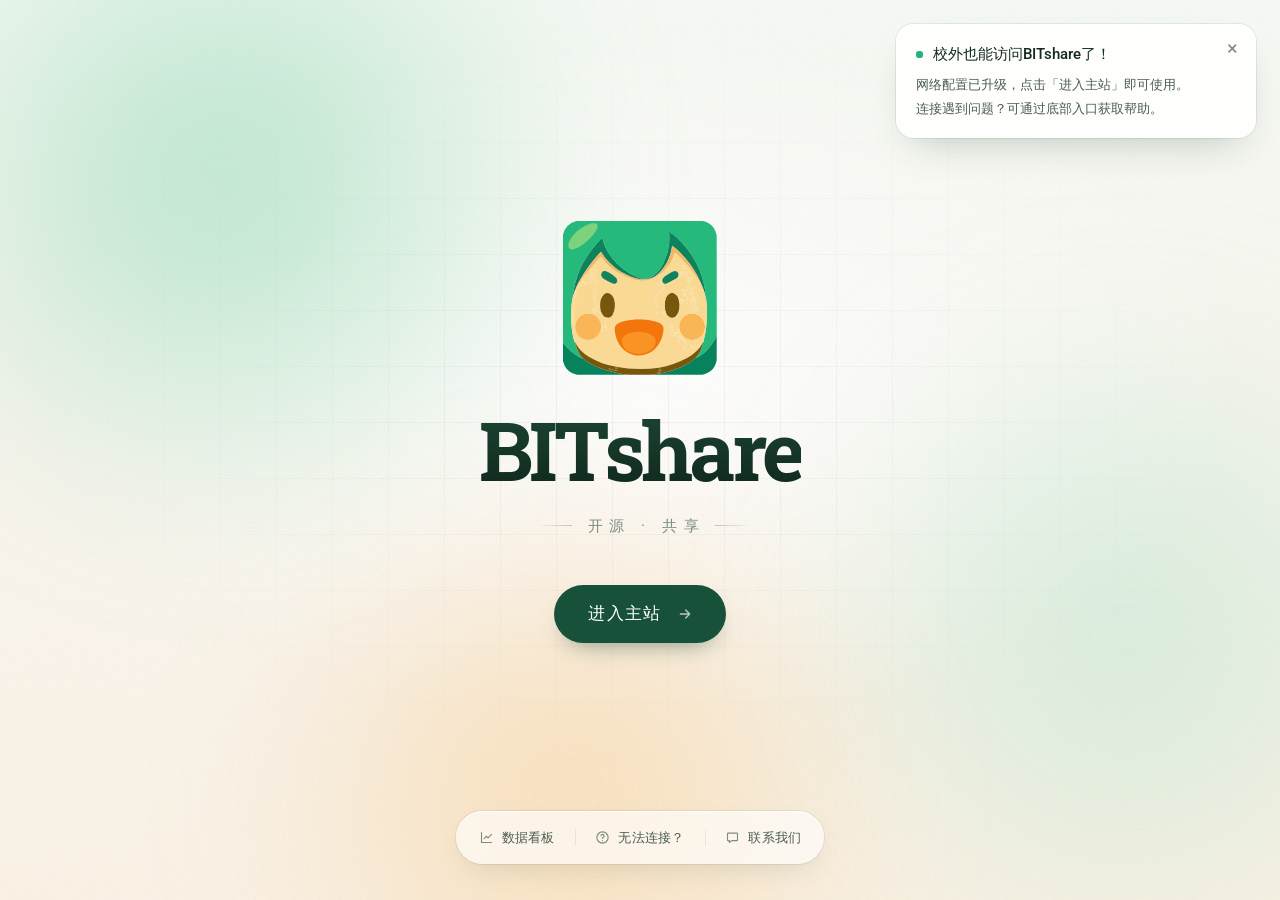
<file: index.html>
<!DOCTYPE html>
<html lang="zh-CN">

<head>
    <meta charset="UTF-8">
    <meta name="viewport" content="width=device-width, initial-scale=1.0">
    <meta name="color-scheme" content="light">
    <title>BITshare 导航</title>
    <link rel="icon" type="image/svg+xml" href="logo_best.svg">
    <link rel="stylesheet" href="style.css">
    <link rel="preconnect" href="https://fonts.googleapis.com">
    <link rel="preconnect" href="https://fonts.gstatic.com" crossorigin>
    <link
        href="https://fonts.googleapis.com/css2?family=Roboto+Slab:wght@100..900&family=Roboto:wght@300;400;500;700&display=swap"
        rel="stylesheet">
</head>

<body>
    <div class="backdrop" aria-hidden="true">
        <span class="aurora aurora-green"></span>
        <span class="aurora aurora-mint"></span>
        <span class="aurora aurora-orange"></span>
        <span class="backdrop-grid"></span>
        <span class="backdrop-grain"></span>
    </div>

    <div class="container">
        <header class="header">
            <img src="logo_best.svg" alt="BITshare Logo" class="logo">
            <h1 class="site-title">BITshare</h1>
            <p class="site-subtitle">开源 · 共享</p>
        </header>

        <main class="landing-content">
            <a href="https://portal.site-2.teclab.org.cn/?id=site2-bitshare-app" class="main-site-button" target="_blank" rel="noopener noreferrer">
                <span class="main-site-button-label">进入主站</span>
                <span class="main-site-button-arrow" aria-hidden="true">
                    <svg width="16" height="16" viewBox="0 0 24 24" fill="none">
                        <path d="M5 12h14m-6-6 6 6-6 6" stroke="currentColor" stroke-width="2" stroke-linecap="round" stroke-linejoin="round" />
                    </svg>
                </span>
            </a>

        </main>

        <footer class="footer">
            <div class="footer-links" aria-label="页脚快捷入口">
                <button type="button" class="footer-link-btn footer-link-btn-primary" data-popup="dashboard"><svg width="15" height="15" viewBox="0 0 24 24" fill="none" stroke="currentColor" stroke-width="1.8" stroke-linecap="round" stroke-linejoin="round" aria-hidden="true"><path d="M4 4v16h16" /><path d="m8 14 3.5-4 3 2.5L20 7" /></svg>数据看板</button>
                <span class="footer-divider" aria-hidden="true"></span>
                <button type="button" class="footer-link-btn" data-popup="connection"><svg width="15" height="15" viewBox="0 0 24 24" fill="none" stroke="currentColor" stroke-width="1.8" stroke-linecap="round" stroke-linejoin="round" aria-hidden="true"><circle cx="12" cy="12" r="9" /><path d="M9.6 9.3a2.5 2.5 0 1 1 3.4 2.6c-.6.3-1 .8-1 1.4v.4" /><path d="M12 17h.01" /></svg>无法连接？</button>
                <span class="footer-divider" aria-hidden="true"></span>
                <button type="button" class="footer-link-btn" data-popup="contact"><svg width="15" height="15" viewBox="0 0 24 24" fill="none" stroke="currentColor" stroke-width="1.8" stroke-linecap="round" stroke-linejoin="round" aria-hidden="true"><path d="M5 5h14a1 1 0 0 1 1 1v10a1 1 0 0 1-1 1h-8l-4 3v-3H5a1 1 0 0 1-1-1V6a1 1 0 0 1 1-1z" /></svg>联系我们</button>
            </div>
        </footer>
    </div>

    <div id="info-modal" class="info-modal" aria-hidden="true">
        <div class="info-modal-backdrop" data-close-modal></div>
        <div class="info-modal-dialog" role="dialog" aria-modal="true" aria-labelledby="info-modal-title">
            <button type="button" class="info-modal-close" aria-label="关闭弹窗" data-close-modal>&times;</button>
            <div class="info-modal-title-row">
                <h2 id="info-modal-title" class="info-modal-title"></h2>
                <span id="modalUpdatedAt" class="dashboard-modal-updated"></span>
            </div>
            <div id="info-modal-body" class="info-modal-body"></div>
        </div>
    </div>

    <div id="contact-modal" class="info-modal contact-modal" aria-hidden="true">
        <div class="info-modal-backdrop" data-close-contact-modal></div>
        <div class="info-modal-dialog" role="dialog" aria-modal="true" aria-labelledby="contact-modal-title">
            <button type="button" class="info-modal-close" aria-label="关闭弹窗" data-close-contact-modal>&times;</button>
            <div class="info-modal-title-row">
                <h2 id="contact-modal-title" class="info-modal-title">联系我们</h2>
            </div>
            <div class="info-modal-body">
                <p class="info-modal-text">QQ：1215721590<br>QQ群：991547824（邀请码：BITshare）</p>
                <p class="info-modal-text">GitHub 项目组：<a class="info-link-text" href="https://github.com/BITshare-dev" target="_blank" rel="noopener noreferrer">BITshare 项目组</a></p>
                <div class="contact-links-section">
                    <a class="info-link-text" href="https://xhslink.cn/o/4wNxF7nxbKK" target="_blank" rel="noopener noreferrer">BITshare背后的故事</a>
                    <span class="contact-links-divider" aria-hidden="true"></span>
                    <h3>友情链接</h3>
                    <a class="info-link-text" href="https://bit101.cn/" target="_blank" rel="noopener noreferrer">BIT101</a>
                    <a class="info-link-text" href="https://mp.weixin.qq.com/s/HEOoGqcmhksJ9CCAfYfT_A" target="_blank" rel="noopener noreferrer">哔特儿</a>
                </div>
            </div>
        </div>
    </div>

    
    <div id="notification-popup" class="notification-popup">
        <div class="popup-content">
            <button type="button" class="close-btn" onclick="closePopup()" aria-label="关闭公告">&times;</button>
            <p class="popup-heading"><span class="notice-dot" aria-hidden="true"></span>校外也能访问BITshare了！</p>
            <p>网络配置已升级，点击「进入主站」即可使用。<br>连接遇到问题？可通过底部入口获取帮助。</p>
        </div>
    </div>

    <script>
        function closePopup() {
            const popup = document.getElementById("notification-popup");
            if (popup) {
                popup.style.opacity = '0';
                setTimeout(() => {
                    popup.style.display = "none";
                }, 300);
            }
        }
    </script>

    <script src="dashboard-data.js"></script>

    <script>
        const infoModal = document.getElementById('info-modal');
        const infoModalTitle = document.getElementById('info-modal-title');
        const infoModalBody = document.getElementById('info-modal-body');
        const contactModal = document.getElementById('contact-modal');

        const modalDashboardState = {
            windowStart: null,
            windowDays: 29,
            items: [],
            points: [],
            plot: null,
            hoverBound: false,
            activeIndex: null,
            renderSize: null
        };

        const popupContent = {
            dashboard: {
                title: '数据看板',
                body: `
                    <div class="dashboard-modal-content">
                        <div class="dashboard-modal-summary" aria-label="核心指标">
                            <article class="dashboard-modal-metric dashboard-modal-metric-visits">
                                <span>总浏览量</span>
                                <strong id="modalTotalVisits">0</strong>
                                <small id="modalVisitsDelta"></small>
                            </article>
                            <article class="dashboard-modal-metric dashboard-modal-metric-downloads">
                                <span>总下载量</span>
                                <strong id="modalTotalDownloads">0</strong>
                                <small id="modalDownloadsDelta"></small>
                            </article>
                            <article class="dashboard-modal-metric dashboard-modal-metric-running">
                                <span>已运行</span>
                                <strong><span id="modalRunningDays">0</span><em> 天</em></strong>
                                <small>开源 · 共享</small>
                            </article>
                        </div>
                        <section class="dashboard-modal-panel">
                            <div class="dashboard-modal-panel-heading">
                                <div>
                                    <h3>每日趋势</h3>
                                    <p>最近 29 天数据</p>
                                </div>
                                <div class="dashboard-modal-legend" aria-label="图表图例">
                                    <span><i class="legend-dot visits-dot"></i>浏览量</span>
                                    <span><i class="legend-dot downloads-dot"></i>下载量</span>
                                </div>
                            </div>
                            <div class="dashboard-modal-chart-wrap">
                                <canvas id="modalTrendChart" width="900" height="300" aria-label="每日趋势图"></canvas>
                                <div class="chart-tooltip" id="modalChartTooltip" aria-hidden="true">
                                    <div class="tooltip-date" id="modalTooltipDate"></div>
                                    <div class="tooltip-row">
                                        <span><i class="legend-dot visits-dot"></i>浏览量</span>
                                        <strong id="modalTooltipVisits"></strong>
                                    </div>
                                    <div class="tooltip-row">
                                        <span><i class="legend-dot downloads-dot"></i>下载量</span>
                                        <strong id="modalTooltipDownloads"></strong>
                                    </div>
                                </div>
                            </div>
                            <div class="window-control dashboard-window-control" aria-label="趋势窗口控制">
                                <button type="button" id="modalPrevWindow" aria-label="查看更早数据">
                                    <svg viewBox="0 0 24 24" width="18" height="18" aria-hidden="true">
                                        <path fill="currentColor" d="M15.41 7.41 14 6l-6 6 6 6 1.41-1.41L10.83 12z" />
                                    </svg>
                                </button>
                                <input type="range" id="modalWindowSlider" min="0" step="1" value="0" aria-label="滑动选择 29 天趋势窗口">
                                <button type="button" id="modalNextWindow" aria-label="查看更新数据">
                                    <svg viewBox="0 0 24 24" width="18" height="18" aria-hidden="true">
                                        <path fill="currentColor" d="M8.59 16.59 13.17 12 8.59 7.41 10 6l6 6-6 6z" />
                                    </svg>
                                </button>
                            </div>
                        </section>
                    </div>
                `
            },
            connection: {
                title: '无法连接？',
                body: `
                    <p class="info-modal-text">如果无法进入主站，请<a href="#" class="info-modal-inline-action" data-open-contact>联系我们</a>。</p>
                    <p class="info-modal-text">如需下载资料，请使用<a class="info-modal-inline-action" href="https://disk.pku.edu.cn/link/AA4F18CD45AE524C948D3E34CB9B7767E9" target="_blank" rel="noopener noreferrer">这个网站</a>。</p>
                `
            },
            contact: {
                title: '联系我们',
                body: `
                    <p class="info-modal-text">QQ：1215721590<br>QQ群：991547824（邀请码：BITshare）</p>
                    <p class="info-modal-text">GitHub 项目组：<a class="info-link-text" href="https://github.com/BITshare-dev" target="_blank" rel="noopener noreferrer">BITshare 项目组</a></p>
                    <div class="contact-links-section">
                        <a class="info-link-text" href="https://xhslink.cn/o/4wNxF7nxbKK" target="_blank" rel="noopener noreferrer">BITshare背后的故事</a>
                        <span class="contact-links-divider" aria-hidden="true"></span>
                        <h3>友情链接</h3>
                        <a class="info-link-text" href="https://bit101.cn/" target="_blank" rel="noopener noreferrer">BIT101</a>
                        <a class="info-link-text" href="https://mp.weixin.qq.com/s/HEOoGqcmhksJ9CCAfYfT_A" target="_blank" rel="noopener noreferrer">哔特儿</a>
                    </div>
                `
            }
        };

        function formatModalNumber(value) {
            return new Intl.NumberFormat('zh-CN').format(value);
        }

        function drawModalArea(ctx, points, baseY, colorStart, colorEnd) {
            if (!points.length) return;

            const gradient = ctx.createLinearGradient(0, points[0].y, 0, baseY);
            gradient.addColorStop(0, colorStart);
            gradient.addColorStop(1, colorEnd);
            ctx.beginPath();
            points.forEach((point, index) => {
                if (index === 0) ctx.moveTo(point.x, point.y);
                else ctx.lineTo(point.x, point.y);
            });
            ctx.lineTo(points[points.length - 1].x, baseY);
            ctx.lineTo(points[0].x, baseY);
            ctx.closePath();
            ctx.fillStyle = gradient;
            ctx.fill();
        }

        function drawModalLine(ctx, points, color) {
            if (!points.length) return;

            ctx.beginPath();
            points.forEach((point, index) => {
                if (index === 0) ctx.moveTo(point.x, point.y);
                else ctx.lineTo(point.x, point.y);
            });
            ctx.strokeStyle = color;
            ctx.lineWidth = 2.5;
            ctx.lineJoin = 'round';
            ctx.lineCap = 'round';
            ctx.stroke();
        }

        function renderModalDashboard(activeIndex = null) {
            const data = window.BITSHARE_DASHBOARD_DATA;
            const canvas = document.getElementById('modalTrendChart');
            if (!data || !canvas) return;

            const tooltip = document.getElementById('modalChartTooltip');
            if (tooltip && activeIndex === null) {
                tooltip.classList.remove('is-visible');
                tooltip.setAttribute('aria-hidden', 'true');
            }

            const formatNumber = formatModalNumber;
            const recentSum = (days, key) => data.daily.slice(-days).reduce((sum, item) => sum + item[key], 0);
            const runningDays = data.runningDays ?? data.daily.filter((item) => item.visits > 0 || item.downloads > 0).length;
            const maxStart = Math.max(0, data.daily.length - modalDashboardState.windowDays);
            if (modalDashboardState.windowStart === null) {
                modalDashboardState.windowStart = maxStart;
            }
            modalDashboardState.windowStart = Math.max(0, Math.min(modalDashboardState.windowStart, maxStart));

            document.getElementById('modalTotalVisits').textContent = formatNumber(data.totals.visits);
            document.getElementById('modalTotalDownloads').textContent = formatNumber(data.totals.downloads);
            document.getElementById('modalRunningDays').textContent = formatNumber(runningDays);
            document.getElementById('modalVisitsDelta').textContent = `近 7 天 ${formatNumber(recentSum(7, 'visits'))}`;
            document.getElementById('modalDownloadsDelta').textContent = `近 7 天 ${formatNumber(recentSum(7, 'downloads'))}`;
            document.getElementById('modalUpdatedAt').textContent = `更新于 ${data.generatedAt}`;

            const slider = document.getElementById('modalWindowSlider');
            const prevButton = document.getElementById('modalPrevWindow');
            const nextButton = document.getElementById('modalNextWindow');
            const progress = maxStart === 0 ? 100 : (modalDashboardState.windowStart / maxStart) * 100;
            slider.max = String(maxStart);
            slider.value = String(modalDashboardState.windowStart);
            slider.style.setProperty('--range-progress', `${progress}%`);
            prevButton.disabled = modalDashboardState.windowStart <= 0;
            nextButton.disabled = modalDashboardState.windowStart >= maxStart;

            const chartWrap = canvas.parentElement;
            const width = Math.max(240, chartWrap.clientWidth || 900);
            const height = Math.max(220, Math.min(300, width * 0.34));
            const devicePixelRatio = Math.min(window.devicePixelRatio || 1, 2);
            canvas.width = Math.round(width * devicePixelRatio);
            canvas.height = Math.round(height * devicePixelRatio);
            canvas.style.height = `${height}px`;
            const ctx = canvas.getContext('2d');
            ctx.setTransform(devicePixelRatio, 0, 0, devicePixelRatio, 0, 0);
            const compactChart = width < 520;
            const padding = {
                top: compactChart ? 24 : 28,
                right: compactChart ? 48 : 72,
                bottom: compactChart ? 36 : 42,
                left: compactChart ? 44 : 56
            };
            const plotWidth = width - padding.left - padding.right;
            const plotHeight = height - padding.top - padding.bottom;
            const items = data.daily.slice(modalDashboardState.windowStart, modalDashboardState.windowStart + modalDashboardState.windowDays);
            const maxVisits = Math.max(1, ...items.map((item) => item.visits));
            const maxDownloads = Math.max(1, ...items.map((item) => item.downloads));
            const pointGap = items.length > 1 ? plotWidth / (items.length - 1) : plotWidth;
            const toPoints = (key, max) => items.map((item, index) => ({
                x: padding.left + index * pointGap,
                y: padding.top + plotHeight - (item[key] / max) * plotHeight
            }));
            const visitPoints = toPoints('visits', maxVisits);
            const downloadPoints = toPoints('downloads', maxDownloads);
            modalDashboardState.activeIndex = activeIndex;
            modalDashboardState.items = items;
            modalDashboardState.points = visitPoints.map((point, index) => ({
                x: point.x,
                visitsY: point.y,
                downloadsY: downloadPoints[index].y
            }));
            modalDashboardState.plot = { padding, plotWidth, plotHeight };
            modalDashboardState.renderSize = { width, height };

            ctx.clearRect(0, 0, width, height);
            ctx.font = `${compactChart ? 10 : 12}px Roboto, sans-serif`;
            ctx.textBaseline = 'middle';

            for (let index = 0; index <= 4; index += 1) {
                const y = padding.top + (plotHeight / 4) * index;
                ctx.beginPath();
                ctx.moveTo(padding.left, y);
                ctx.lineTo(width - padding.right, y);
                ctx.strokeStyle = index === 4 ? 'rgba(20, 42, 32, 0.14)' : 'rgba(20, 42, 32, 0.06)';
                ctx.lineWidth = 1;
                ctx.stroke();
            }

            drawModalArea(ctx, downloadPoints, padding.top + plotHeight, 'rgba(243, 149, 55, 0.14)', 'rgba(243, 149, 55, 0)');
            drawModalArea(ctx, visitPoints, padding.top + plotHeight, 'rgba(39, 178, 122, 0.16)', 'rgba(39, 178, 122, 0)');
            drawModalLine(ctx, downloadPoints, '#f39537');
            drawModalLine(ctx, visitPoints, '#1f9e6a');

            if (activeIndex !== null && modalDashboardState.points[activeIndex]) {
                const active = modalDashboardState.points[activeIndex];
                ctx.beginPath();
                ctx.moveTo(active.x, padding.top);
                ctx.lineTo(active.x, padding.top + plotHeight);
                ctx.strokeStyle = 'rgba(20, 42, 32, 0.28)';
                ctx.lineWidth = 1;
                ctx.setLineDash([4, 4]);
                ctx.stroke();
                ctx.setLineDash([]);

                [
                    { y: active.downloadsY, color: '#f39537' },
                    { y: active.visitsY, color: '#1f9e6a' }
                ].forEach((dot) => {
                    ctx.beginPath();
                    ctx.arc(active.x, dot.y, 5, 0, Math.PI * 2);
                    ctx.fillStyle = '#fff';
                    ctx.fill();
                    ctx.strokeStyle = dot.color;
                    ctx.lineWidth = 2.5;
                    ctx.stroke();
                });
            }

            ctx.fillStyle = '#8a978f';
            ctx.textAlign = 'right';
            ctx.fillText(formatNumber(maxVisits), padding.left - 10, padding.top);
            ctx.fillText('浏览量', padding.left - 10, padding.top + 22);
            ctx.textAlign = 'left';
            ctx.fillText(formatNumber(maxDownloads), width - padding.right + 10, padding.top);
            ctx.fillText('下载量', width - padding.right + 10, padding.top + 22);
            ctx.textAlign = 'center';
            items.forEach((item, index) => {
                if (index === 0 || index === items.length - 1 || index % 7 === 0) {
                    ctx.fillText(item.day.slice(5), padding.left + index * pointGap, height - 18);
                }
            });

            if (!modalDashboardState.hoverBound) {
                const tooltip = document.getElementById('modalChartTooltip');

                const hideModalTooltip = () => {
                    tooltip.classList.remove('is-visible');
                    tooltip.setAttribute('aria-hidden', 'true');
                };

                canvas.addEventListener('mousemove', (event) => {
                    const rect = canvas.getBoundingClientRect();
                    const position = {
                        x: (event.clientX - rect.left) * (modalDashboardState.renderSize.width / rect.width),
                        y: (event.clientY - rect.top) * (modalDashboardState.renderSize.height / rect.height)
                    };
                    const plot = modalDashboardState.plot;
                    const outsidePlot = position.x < plot.padding.left ||
                        position.x > plot.padding.left + plot.plotWidth ||
                        position.y < plot.padding.top ||
                        position.y > plot.padding.top + plot.plotHeight;

                    if (outsidePlot) {
                        modalDashboardState.activeIndex = null;
                        hideModalTooltip();
                        renderModalDashboard();
                        return;
                    }

                    const nearest = modalDashboardState.points.reduce((result, point, index) => {
                        const distance = Math.abs(point.x - position.x);
                        return distance < result.distance ? { index, distance } : result;
                    }, { index: 0, distance: Infinity });
                    if (nearest.index !== modalDashboardState.activeIndex) {
                        renderModalDashboard(nearest.index);
                    }
                    const point = modalDashboardState.points[nearest.index];
                    const item = modalDashboardState.items[nearest.index];
                    const scaleX = rect.width / modalDashboardState.renderSize.width;
                    const scaleY = rect.height / modalDashboardState.renderSize.height;
                    const tooltipWidth = tooltip.offsetWidth || 210;
                    const tooltipHeight = tooltip.offsetHeight || 112;
                    const canvasX = point.x * scaleX;
                    const canvasY = Math.min(point.visitsY, point.downloadsY) * scaleY;
                    const placeLeft = canvasX + tooltipWidth + 28 > rect.width;
                    const suggestedX = placeLeft ? canvasX - tooltipWidth - 18 : canvasX + 18;
                    const x = Math.max(12, Math.min(suggestedX, rect.width - tooltipWidth - 12));
                    const y = Math.max(12, Math.min(canvasY - tooltipHeight / 2, rect.height - tooltipHeight - 12));

                    document.getElementById('modalTooltipDate').textContent = item.day;
                    document.getElementById('modalTooltipVisits').textContent = formatNumber(item.visits);
                    document.getElementById('modalTooltipDownloads').textContent = formatNumber(item.downloads);
                    tooltip.style.transform = `translate3d(${x}px, ${y}px, 0)`;
                    tooltip.classList.add('is-visible');
                    tooltip.setAttribute('aria-hidden', 'false');
                });

                canvas.addEventListener('mouseleave', () => {
                    modalDashboardState.activeIndex = null;
                    hideModalTooltip();
                    renderModalDashboard(null);
                });
                modalDashboardState.hoverBound = true;
            }

            const updateWindow = (start) => {
                modalDashboardState.windowStart = start;
                modalDashboardState.activeIndex = null;
                renderModalDashboard(null);
            };
            prevButton.onclick = () => updateWindow(modalDashboardState.windowStart - 1);
            nextButton.onclick = () => updateWindow(modalDashboardState.windowStart + 1);
            slider.oninput = (event) => updateWindow(Number(event.target.value));
        }

        let infoModalCloseTimer = null;

        function openInfoModal(key) {
            const content = popupContent[key];
            if (!content) return;

            if (infoModalCloseTimer) {
                clearTimeout(infoModalCloseTimer);
                infoModalCloseTimer = null;
            }
            infoModalTitle.textContent = content.title;
            infoModalBody.innerHTML = content.body;
            infoModal.classList.toggle('dashboard-modal', key === 'dashboard');
            infoModal.classList.add('is-open');
            infoModal.setAttribute('aria-hidden', 'false');
            document.body.classList.add('modal-open');

            if (key === 'dashboard') {
                modalDashboardState.windowStart = null;
                modalDashboardState.hoverBound = false;
                requestAnimationFrame(renderModalDashboard);
            }
        }

        function closeInfoModal() {
            const wasDashboard = infoModal.classList.contains('dashboard-modal');
            infoModal.classList.remove('is-open');
            infoModal.setAttribute('aria-hidden', 'true');
            if (wasDashboard) {
                infoModalCloseTimer = window.setTimeout(() => {
                    if (!infoModal.classList.contains('is-open')) {
                        infoModal.classList.remove('dashboard-modal');
                    }
                    infoModalCloseTimer = null;
                }, 220);
            } else {
                infoModal.classList.remove('dashboard-modal');
            }
            if (!contactModal.classList.contains('is-open')) {
                document.body.classList.remove('modal-open');
            }
        }

        function openContactModal() {
            contactModal.classList.add('is-open');
            contactModal.setAttribute('aria-hidden', 'false');
            document.body.classList.add('modal-open');
        }

        function closeContactModal() {
            contactModal.classList.remove('is-open');
            contactModal.setAttribute('aria-hidden', 'true');
            if (!infoModal.classList.contains('is-open')) {
                document.body.classList.remove('modal-open');
            }
        }

        document.querySelectorAll('[data-popup]').forEach((button) => {
            button.addEventListener('click', () => {
                if (button.dataset.popup === 'contact') {
                    openContactModal();
                    return;
                }
                openInfoModal(button.dataset.popup);
            });
        });

        let dashboardResizeFrame = null;
        window.addEventListener('resize', () => {
            if (!infoModal.classList.contains('dashboard-modal')) return;
            if (dashboardResizeFrame) cancelAnimationFrame(dashboardResizeFrame);
            dashboardResizeFrame = requestAnimationFrame(() => {
                renderModalDashboard(null);
                dashboardResizeFrame = null;
            });
        });

        infoModal.addEventListener('click', (event) => {
            if (event.target.hasAttribute('data-close-modal')) {
                closeInfoModal();
            }

            const contactTrigger = event.target.closest('[data-open-contact]');
            if (contactTrigger) {
                event.preventDefault();
                openContactModal();
            }
        });

        contactModal.addEventListener('click', (event) => {
            if (event.target.hasAttribute('data-close-contact-modal')) {
                closeContactModal();
            }
        });

        document.addEventListener('keydown', (event) => {
            if (event.key !== 'Escape') return;
            if (contactModal.classList.contains('is-open')) {
                closeContactModal();
            } else if (infoModal.classList.contains('is-open')) {
                closeInfoModal();
            }
        });
    </script>
</body>

</html>
</file>
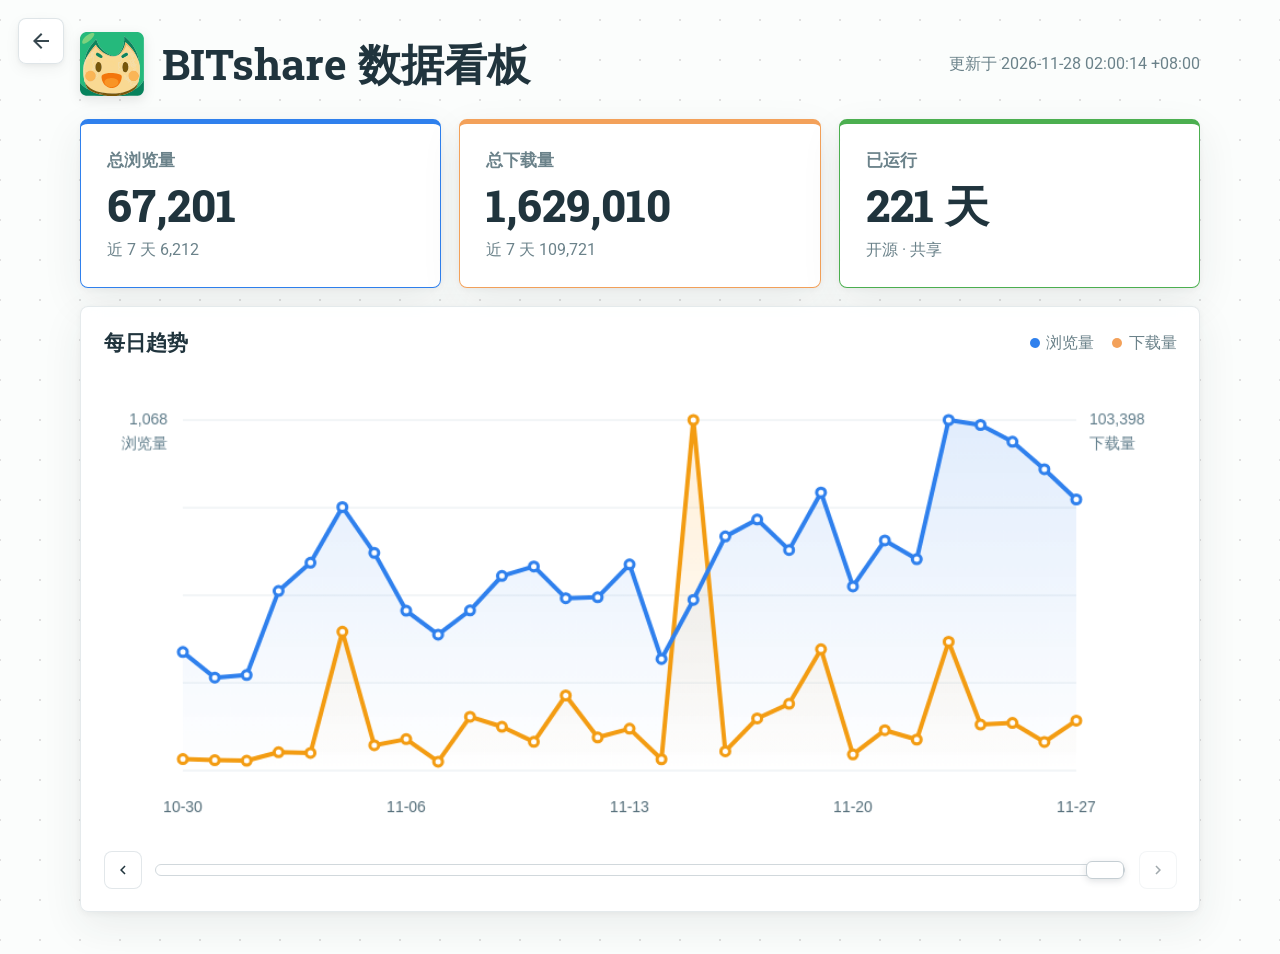
<file: dashboard.html>
<!DOCTYPE html>
<html lang="zh-CN">

<head>
    <meta charset="UTF-8">
    <meta name="viewport" content="width=device-width, initial-scale=1.0">
    <meta name="color-scheme" content="light">
    <title>BITshare 数据看板</title>
    <link rel="icon" type="image/svg+xml" href="logo_best.svg">
    <link rel="stylesheet" href="style.css">
    <link rel="preconnect" href="https://fonts.googleapis.com">
    <link rel="preconnect" href="https://fonts.gstatic.com" crossorigin>
    <link
        href="https://fonts.googleapis.com/css2?family=Roboto+Slab:wght@100..900&family=Roboto:wght@300;400;500;700&display=swap"
        rel="stylesheet">
</head>

<body class="dashboard-page">
    <a href="index.html" class="dashboard-shortcut" aria-label="返回导航页" title="返回导航页">
        <svg viewBox="0 0 24 24" width="24" height="24" aria-hidden="true">
            <path fill="currentColor" d="M20 11H7.83l5.59-5.59L12 4l-8 8 8 8 1.42-1.41L7.83 13H20v-2z" />
        </svg>
    </a>

    <div class="dashboard-shell">
        <header class="dashboard-header">
            <div class="dashboard-brand">
                <img src="logo_best.svg" alt="BITshare Logo" class="dashboard-logo">
                <div>
                    <h1>BITshare 数据看板</h1>
                </div>
            </div>
            <div class="dashboard-updated" id="updatedAt"></div>
        </header>

        <main>
            <section class="metric-grid" aria-label="核心指标">
                <article class="metric-card metric-visits">
                    <div class="metric-label">总浏览量</div>
                    <div class="metric-value" id="totalVisits">0</div>
                    <div class="metric-note" id="visitsDelta"></div>
                </article>
                <article class="metric-card metric-downloads">
                    <div class="metric-label">总下载量</div>
                    <div class="metric-value" id="totalDownloads">0</div>
                    <div class="metric-note" id="downloadsDelta"></div>
                </article>
                <article class="metric-card metric-running">
                    <div class="metric-label">已运行</div>
                    <div class="metric-value"><span id="runningDays">0</span> 天</div>
                    <div class="metric-note">开源 · 共享</div>
                </article>
            </section>

            <section class="dashboard-panel">
                <div class="panel-heading">
                    <div>
                        <h2>每日趋势</h2>
                    </div>
                    <div class="chart-legend">
                        <span><i class="legend-dot visits-dot"></i>浏览量</span>
                        <span><i class="legend-dot downloads-dot"></i>下载量</span>
                    </div>
                </div>
                <div class="chart-wrap">
                    <canvas id="trendChart" width="980" height="420" aria-label="每日趋势图"></canvas>
                    <div class="chart-tooltip" id="chartTooltip" aria-hidden="true">
                        <div class="tooltip-date" id="tooltipDate"></div>
                        <div class="tooltip-row">
                            <span><i class="legend-dot visits-dot"></i>浏览量</span>
                            <strong id="tooltipVisits"></strong>
                        </div>
                        <div class="tooltip-row">
                            <span><i class="legend-dot downloads-dot"></i>下载量</span>
                            <strong id="tooltipDownloads"></strong>
                        </div>
                    </div>
                </div>
                <div class="window-control" aria-label="趋势窗口控制">
                    <button type="button" id="prevWindow" aria-label="查看更早数据">
                        <svg viewBox="0 0 24 24" width="18" height="18" aria-hidden="true">
                            <path fill="currentColor" d="M15.41 7.41 14 6l-6 6 6 6 1.41-1.41L10.83 12z" />
                        </svg>
                    </button>
                    <input type="range" id="windowSlider" min="0" step="0.01" value="0" aria-label="滑动选择 29 天趋势窗口">
                    <button type="button" id="nextWindow" aria-label="查看更新数据">
                        <svg viewBox="0 0 24 24" width="18" height="18" aria-hidden="true">
                            <path fill="currentColor" d="M8.59 16.59 13.17 12 8.59 7.41 10 6l6 6-6 6z" />
                        </svg>
                    </button>
                </div>
            </section>
        </main>
    </div>

    <script src="dashboard-data.js"></script>
    <script>
        const data = window.BITSHARE_DASHBOARD_DATA;
        const formatNumber = new Intl.NumberFormat("zh-CN");
        const WINDOW_DAYS = 29;

        function setText(id, value) {
            document.getElementById(id).textContent = value;
        }

        function sumRecent(days, key) {
            return data.daily.slice(-days).reduce((sum, item) => sum + item[key], 0);
        }

        function renderMetrics() {
            const runningDays = data.runningDays ?? data.daily.filter((item) => item.visits > 0 || item.downloads > 0).length;
            setText("totalVisits", formatNumber.format(data.totals.visits));
            setText("totalDownloads", formatNumber.format(data.totals.downloads));
            setText("runningDays", formatNumber.format(runningDays));
            setText("visitsDelta", `近 7 天 ${formatNumber.format(sumRecent(7, "visits"))}`);
            setText("downloadsDelta", `近 7 天 ${formatNumber.format(sumRecent(7, "downloads"))}`);
            setText("updatedAt", `更新于 ${data.generatedAt}`);
        }

        function drawArea(ctx, points, baseY, colorStart, colorEnd) {
            const gradient = ctx.createLinearGradient(0, Math.min(...points.map((point) => point.y)), 0, baseY);
            gradient.addColorStop(0, colorStart);
            gradient.addColorStop(1, colorEnd);

            ctx.beginPath();
            points.forEach((point, index) => {
                if (index === 0) {
                    ctx.moveTo(point.x, point.y);
                } else {
                    ctx.lineTo(point.x, point.y);
                }
            });
            ctx.lineTo(points[points.length - 1].x, baseY);
            ctx.lineTo(points[0].x, baseY);
            ctx.closePath();
            ctx.fillStyle = gradient;
            ctx.fill();
        }

        function drawLine(ctx, points, color) {
            ctx.beginPath();
            points.forEach((point, index) => {
                if (index === 0) {
                    ctx.moveTo(point.x, point.y);
                } else {
                    ctx.lineTo(point.x, point.y);
                }
            });
            ctx.strokeStyle = color;
            ctx.lineWidth = 4;
            ctx.lineJoin = "round";
            ctx.lineCap = "round";
            ctx.stroke();

            points.forEach((point) => {
                ctx.beginPath();
                ctx.arc(point.x, point.y, 4, 0, Math.PI * 2);
                ctx.fillStyle = "#fff";
                ctx.fill();
                ctx.strokeStyle = color;
                ctx.lineWidth = 3;
                ctx.stroke();
            });
        }

        const chartState = {
            items: [],
            points: [],
            activeIndex: null,
            frame: null,
            plot: null,
            windowStart: Math.max(0, data.daily.length - WINDOW_DAYS)
        };

        function getMousePosition(canvas, event) {
            const rect = canvas.getBoundingClientRect();
            return {
                x: (event.clientX - rect.left) * (canvas.width / rect.width),
                y: (event.clientY - rect.top) * (canvas.height / rect.height)
            };
        }

        function renderChart(activeIndex = null) {
            const canvas = document.getElementById("trendChart");
            const ctx = canvas.getContext("2d");
            const width = canvas.width;
            const height = canvas.height;
            const padding = { top: 42, right: 92, bottom: 58, left: 72 };
            const plotWidth = width - padding.left - padding.right;
            const plotHeight = height - padding.top - padding.bottom;
            const markerRadius = 7;
            const pointGap = plotWidth / (WINDOW_DAYS - 1);
            const windowEnd = chartState.windowStart + WINDOW_DAYS - 1;
            const firstIndex = Math.max(0, Math.floor(chartState.windowStart));
            const lastIndex = Math.min(data.daily.length - 1, Math.ceil(windowEnd));
            const chartItems = data.daily.slice(firstIndex, lastIndex + 1).map((item, offset) => ({
                item,
                sourceIndex: firstIndex + offset
            }));
            const visibleItems = chartItems.filter((entry) => {
                const x = padding.left + (entry.sourceIndex - chartState.windowStart) * pointGap;
                return x >= padding.left && x <= padding.left + plotWidth;
            });
            chartState.items = chartItems.map((entry) => entry.item);
            chartState.plot = { padding, plotWidth, plotHeight };
            const maxVisits = Math.max(1, ...visibleItems.map((entry) => entry.item.visits));
            const maxDownloads = Math.max(1, ...visibleItems.map((entry) => entry.item.downloads));

            ctx.clearRect(0, 0, width, height);
            ctx.font = "14px Roboto, sans-serif";
            ctx.textBaseline = "middle";

            ctx.fillStyle = "rgba(255, 255, 255, 0.72)";
            ctx.fillRect(padding.left, padding.top, plotWidth, plotHeight);

            for (let i = 0; i <= 4; i += 1) {
                const y = padding.top + (plotHeight / 4) * i;
                ctx.beginPath();
                ctx.moveTo(padding.left, y);
                ctx.lineTo(width - padding.right, y);
                ctx.strokeStyle = "#e6ecef";
                ctx.lineWidth = 1;
                ctx.stroke();
            }

            const toPoints = (key, max) => chartItems.map((entry, index) => ({
                x: padding.left + (entry.sourceIndex - chartState.windowStart) * pointGap,
                y: padding.top + plotHeight - (entry.item[key] / max) * plotHeight,
                day: entry.item.day,
                value: entry.item[key],
                itemIndex: index
            }));

            const downloadPoints = toPoints("downloads", maxDownloads);
            const visitPoints = toPoints("visits", maxVisits);
            chartState.points = visitPoints.map((point, index) => ({
                x: point.x,
                visitsY: point.y,
                downloadsY: downloadPoints[index].y
            }));

            ctx.save();
            ctx.beginPath();
            ctx.rect(
                padding.left - markerRadius,
                padding.top - markerRadius,
                plotWidth + markerRadius * 2,
                plotHeight + markerRadius * 2
            );
            ctx.clip();
            drawArea(ctx, downloadPoints, padding.top + plotHeight, "rgba(255, 152, 0, 0.16)", "rgba(255, 152, 0, 0)");
            drawArea(ctx, visitPoints, padding.top + plotHeight, "rgba(47, 128, 237, 0.14)", "rgba(47, 128, 237, 0)");
            drawLine(ctx, downloadPoints, "#f39c12");
            drawLine(ctx, visitPoints, "#2f80ed");
            ctx.restore();

            ctx.fillStyle = "#607d8b";
            ctx.textAlign = "right";
            ctx.fillText(formatNumber.format(maxVisits), padding.left - 14, padding.top);
            ctx.fillText("浏览量", padding.left - 14, padding.top + 22);

            ctx.textAlign = "left";
            ctx.fillText(formatNumber.format(maxDownloads), width - padding.right + 12, padding.top);
            ctx.fillText("下载量", width - padding.right + 12, padding.top + 22);

            ctx.textAlign = "center";
            ctx.fillStyle = "#546e7a";
            const latestIndex = data.daily.length - 1;
            const labelIndexes = [];
            for (let index = latestIndex; index >= 0; index -= 7) {
                labelIndexes.unshift(index);
            }
            labelIndexes.forEach((sourceIndex) => {
                const item = data.daily[sourceIndex];
                const x = padding.left + (sourceIndex - chartState.windowStart) * pointGap;
                if (item && x >= padding.left && x <= padding.left + plotWidth) {
                    ctx.fillText(item.day.slice(5), x, height - 24);
                }
            });

            if (activeIndex !== null) {
                const active = chartState.points[activeIndex];

                ctx.beginPath();
                ctx.moveTo(active.x, padding.top);
                ctx.lineTo(active.x, padding.top + plotHeight);
                ctx.strokeStyle = "rgba(55, 71, 79, 0.36)";
                ctx.lineWidth = 2;
                ctx.setLineDash([6, 6]);
                ctx.stroke();
                ctx.setLineDash([]);

                [
                    { y: active.downloadsY, color: "#f39c12" },
                    { y: active.visitsY, color: "#2f80ed" }
                ].forEach((dot) => {
                    ctx.beginPath();
                    ctx.arc(active.x, dot.y, 6, 0, Math.PI * 2);
                    ctx.fillStyle = "#fff";
                    ctx.fill();
                    ctx.strokeStyle = dot.color;
                    ctx.lineWidth = 3;
                    ctx.stroke();
                });
            }
        }

        function updateWindowControls() {
            const maxStart = Math.max(0, data.daily.length - WINDOW_DAYS);
            const slider = document.getElementById("windowSlider");
            const prevButton = document.getElementById("prevWindow");
            const nextButton = document.getElementById("nextWindow");
            const progress = maxStart === 0 ? 100 : (chartState.windowStart / maxStart) * 100;

            slider.max = String(maxStart);
            slider.value = String(chartState.windowStart);
            slider.style.setProperty("--range-progress", `${progress}%`);
            prevButton.disabled = chartState.windowStart <= 0;
            nextButton.disabled = chartState.windowStart >= maxStart;
        }

        function setWindowStart(start) {
            const maxStart = Math.max(0, data.daily.length - WINDOW_DAYS);
            chartState.windowStart = Math.max(0, Math.min(start, maxStart));
            chartState.activeIndex = null;
            hideTooltip();
            scheduleChart(null);
            updateWindowControls();
        }

        function updateTooltip(index) {
            const tooltip = document.getElementById("chartTooltip");
            const canvas = document.getElementById("trendChart");
            const point = chartState.points[index];
            const item = chartState.items[index];
            const canvasRect = canvas.getBoundingClientRect();
            const scaleX = canvasRect.width / canvas.width;
            const scaleY = canvasRect.height / canvas.height;
            const tooltipWidth = tooltip.offsetWidth || 210;
            const tooltipHeight = tooltip.offsetHeight || 112;
            const canvasX = point.x * scaleX;
            const canvasY = Math.min(point.visitsY, point.downloadsY) * scaleY;
            const placeLeft = canvasX + tooltipWidth + 28 > canvasRect.width;
            const x = placeLeft ? canvasX - tooltipWidth - 18 : canvasX + 18;
            const y = Math.max(12, Math.min(canvasY - tooltipHeight / 2, canvasRect.height - tooltipHeight - 12));

            document.getElementById("tooltipDate").textContent = item.day;
            document.getElementById("tooltipVisits").textContent = formatNumber.format(item.visits);
            document.getElementById("tooltipDownloads").textContent = formatNumber.format(item.downloads);
            tooltip.style.transform = `translate3d(${x}px, ${y}px, 0)`;
            tooltip.classList.add("is-visible");
        }

        function hideTooltip() {
            document.getElementById("chartTooltip").classList.remove("is-visible");
        }

        function scheduleChart(index) {
            if (chartState.frame) {
                cancelAnimationFrame(chartState.frame);
            }

            chartState.frame = requestAnimationFrame(() => {
                renderChart(index);
                if (index !== null) {
                    updateTooltip(index);
                }
                chartState.frame = null;
            });
        }

        function bindChartHover() {
            const canvas = document.getElementById("trendChart");

            canvas.addEventListener("mousemove", (event) => {
                const position = getMousePosition(canvas, event);
                const plot = chartState.plot;
                const outsidePlot = !plot ||
                    position.x < plot.padding.left ||
                    position.x > canvas.width - plot.padding.right ||
                    position.y < plot.padding.top ||
                    position.y > plot.padding.top + plot.plotHeight;

                if (outsidePlot) {
                    if (chartState.activeIndex !== null) {
                        chartState.activeIndex = null;
                        hideTooltip();
                        scheduleChart(null);
                    }
                    return;
                }

                const nearestIndex = chartState.points.reduce((nearest, point, index) => {
                    if (point.x < plot.padding.left || point.x > canvas.width - plot.padding.right) {
                        return nearest;
                    }
                    const distance = Math.abs(point.x - position.x);
                    return distance < nearest.distance ? { index, distance } : nearest;
                }, { index: 0, distance: Infinity }).index;

                if (nearestIndex !== chartState.activeIndex) {
                    chartState.activeIndex = nearestIndex;
                    scheduleChart(nearestIndex);
                }
            });

            canvas.addEventListener("mouseleave", () => {
                chartState.activeIndex = null;
                hideTooltip();
                scheduleChart(null);
            });

            window.addEventListener("resize", () => {
                if (chartState.activeIndex !== null) {
                    updateTooltip(chartState.activeIndex);
                }
            });
        }

        function bindWindowControls() {
            const slider = document.getElementById("windowSlider");
            document.getElementById("prevWindow").addEventListener("click", () => {
                setWindowStart(chartState.windowStart - 1);
            });
            document.getElementById("nextWindow").addEventListener("click", () => {
                setWindowStart(chartState.windowStart + 1);
            });
            slider.addEventListener("input", (event) => {
                setWindowStart(Number(event.target.value));
            });
        }

        renderMetrics();
        renderChart();
        updateWindowControls();
        bindChartHover();
        bindWindowControls();
    </script>
</body>

</html>
</file>
<file: style.css>
:root {
    color-scheme: light;

    /* Brand palette, sampled from the mascot logo */
    --ink: #142a20;
    --ink-soft: #4a5d53;
    --ink-muted: #7d8c84;
    --brand: #1f6b4a;
    --brand-deep: #163d2c;
    --brand-bright: #27b27a;
    --accent: #f39537;
    --accent-deep: #c4650f;
    --cream: #faf6ee;
    --hairline: rgba(20, 42, 32, 0.08);
    --glass: rgba(255, 255, 255, 0.62);
    --glass-strong: rgba(255, 255, 255, 0.86);
    --ease-out: cubic-bezier(0.22, 1, 0.36, 1);

    /* Shared tokens (also used by dashboard.html) */
    --text-color: #20343d;
    --text-secondary: #6b828a;
    --background-color: #fbfdfc;
    --shadow-1: 0 2px 5px rgba(0, 0, 0, 0.05), 0 5px 15px rgba(0, 0, 0, 0.05);
    --shadow-hover: 0 15px 35px rgba(0, 0, 0, 0.1), 0 5px 15px rgba(0, 0, 0, 0.05);
    --color-orange: #f3a15a;
    --color-orange-light: #FFF3E0;
    --color-green: #4CAF50;
}

* {
    box-sizing: border-box;
    margin: 0;
    padding: 0;
}

html {
    font-size: 112.5%;
}

body {
    font-family: 'Roboto', -apple-system, BlinkMacSystemFont, 'Segoe UI', 'PingFang SC', 'Microsoft YaHei', sans-serif;
    background-color: var(--background-color);
    color: var(--text-color);
    line-height: 1.6;
    display: flex;
    justify-content: center;
    min-height: 100vh;
    min-height: 100svh;
    -webkit-font-smoothing: antialiased;
}

/* ==========================================================================
   Standalone dashboard page (dashboard.html)
   ========================================================================== */

.dashboard-shortcut {
    position: fixed;
    top: 18px;
    left: 18px;
    z-index: 50;
    width: 46px;
    height: 46px;
    display: inline-flex;
    align-items: center;
    justify-content: center;
    color: #37474f;
    background: rgba(255, 255, 255, 0.92);
    border: 1px solid rgba(96, 125, 139, 0.2);
    border-radius: 8px;
    box-shadow: var(--shadow-1);
    text-decoration: none;
    transition: transform 0.2s ease, box-shadow 0.2s ease, color 0.2s ease;
}

.dashboard-shortcut:hover {
    color: var(--color-orange);
    box-shadow: var(--shadow-hover);
    transform: translateY(-2px);
}

.dashboard-shell {
    width: min(1120px, calc(100% - 32px));
    margin: 0 auto;
    padding: 32px 0 42px;
}

.dashboard-header {
    display: flex;
    align-items: center;
    justify-content: space-between;
    gap: 1.5rem;
    margin: 0 0 1.25rem;
    animation: fadeInDown 0.8s ease-out;
}

.dashboard-page {
    display: block;
    background-image: radial-gradient(#e0e0e0 1px, transparent 1px);
    background-size: 40px 40px;
    background-position: center top;
}

.dashboard-brand {
    display: flex;
    align-items: center;
    gap: 1rem;
}

.dashboard-logo {
    width: 64px;
    height: auto;
    filter: drop-shadow(0 4px 6px rgba(0, 0, 0, 0.1));
}

.dashboard-brand h1 {
    font-family: 'Roboto Slab', serif;
    font-size: 2.4rem;
    line-height: 1.1;
    color: var(--text-color);
}

.dashboard-brand p,
.dashboard-updated,
.panel-heading p {
    color: var(--text-secondary);
}

.dashboard-updated {
    font-size: 0.88rem;
    text-align: right;
}

.metric-grid {
    display: grid;
    grid-template-columns: repeat(3, minmax(0, 1fr));
    gap: 1rem;
    margin-bottom: 1rem;
}

.metric-card,
.dashboard-panel {
    background: rgba(255, 255, 255, 0.88);
    border: 1px solid rgba(96, 125, 139, 0.16);
    border-radius: 8px;
    box-shadow: 0 14px 40px rgba(38, 50, 56, 0.08), 0 2px 8px rgba(38, 50, 56, 0.05);
    backdrop-filter: blur(10px);
}

.metric-card {
    padding: 1.35rem 1.45rem;
    border-top: 5px solid transparent;
    animation: fadeInUp 0.8s ease-out;
    transition: transform 0.22s ease, box-shadow 0.22s ease, background-color 0.22s ease;
}

.metric-card:hover {
    background: rgba(255, 255, 255, 0.96);
    box-shadow: 0 18px 44px rgba(38, 50, 56, 0.11), 0 5px 14px rgba(38, 50, 56, 0.06);
    transform: translateY(-3px);
}

.metric-visits {
    border-color: #2f80ed;
}

.metric-downloads {
    border-color: var(--color-orange);
}

.metric-running {
    border-color: var(--color-green);
}

.metric-label {
    color: var(--text-secondary);
    font-size: 0.92rem;
    font-weight: 700;
}

.metric-value {
    margin-top: 0.35rem;
    font-family: 'Roboto Slab', serif;
    font-size: 2.45rem;
    line-height: 1.1;
    font-weight: 800;
    color: var(--text-color);
}

.metric-note {
    margin-top: 0.45rem;
    color: var(--text-secondary);
    font-size: 0.9rem;
}

.dashboard-panel {
    padding: 1.25rem;
    margin-top: 1rem;
    animation: fadeInUp 0.8s ease-out;
}

.panel-heading {
    display: flex;
    align-items: flex-start;
    justify-content: space-between;
    gap: 1rem;
    margin-bottom: 1rem;
}

.panel-heading h2 {
    font-size: 1.18rem;
    line-height: 1.2;
}

.chart-legend {
    display: flex;
    align-items: center;
    gap: 1rem;
    color: var(--text-secondary);
    font-size: 0.9rem;
    white-space: nowrap;
}

.window-control {
    display: grid;
    grid-template-columns: 38px minmax(120px, 1fr) 38px;
    align-items: center;
    gap: 0.75rem;
    margin: 0.95rem 0 0;
}

.window-control button {
    width: 38px;
    height: 38px;
    display: inline-flex;
    align-items: center;
    justify-content: center;
    color: var(--text-color);
    background: rgba(255, 255, 255, 0.9);
    border: 1px solid rgba(96, 125, 139, 0.18);
    border-radius: 8px;
    cursor: pointer;
    transition: color 0.18s ease, background-color 0.18s ease, transform 0.18s ease;
}

.window-control button:hover:not(:disabled) {
    color: var(--color-orange);
    background: #fff;
    transform: translateY(-1px);
}

.window-control button:disabled {
    cursor: not-allowed;
    opacity: 0.42;
}

.window-control input[type="range"] {
    --range-progress: 0%;
    width: 100%;
    height: 24px;
    appearance: none;
    -webkit-appearance: none;
    background: transparent;
    cursor: pointer;
}

.window-control input[type="range"]::-webkit-slider-runnable-track {
    height: 12px;
    background: linear-gradient(
        to right,
        #fff 0%,
        #fff var(--range-progress),
        #d8dde1 var(--range-progress),
        #d8dde1 100%
    );
    border: 1px solid #d1d8dc;
    border-radius: 999px;
}

.window-control input[type="range"]::-webkit-slider-thumb {
    width: 38px;
    height: 18px;
    margin-top: -4px;
    appearance: none;
    -webkit-appearance: none;
    background: #fff;
    border: 1px solid #c5ced3;
    border-radius: 6px;
    box-shadow: 0 2px 7px rgba(55, 71, 79, 0.16);
}

.window-control input[type="range"]::-moz-range-track {
    height: 12px;
    background: #d8dde1;
    border: 1px solid #d1d8dc;
    border-radius: 999px;
}

.window-control input[type="range"]::-moz-range-progress {
    height: 12px;
    background: #fff;
    border: 1px solid #d1d8dc;
    border-radius: 999px;
}

.window-control input[type="range"]::-moz-range-thumb {
    width: 38px;
    height: 18px;
    background: #fff;
    border: 1px solid #c5ced3;
    border-radius: 6px;
    box-shadow: 0 2px 7px rgba(55, 71, 79, 0.16);
}

.legend-dot {
    width: 10px;
    height: 10px;
    display: inline-block;
    border-radius: 50%;
    margin-right: 0.35rem;
}

.visits-dot {
    background: #2f80ed;
}

.downloads-dot {
    background: var(--color-orange);
}

.chart-wrap {
    position: relative;
    width: 100%;
    overflow-x: auto;
    border-radius: 8px;
    background: rgba(255, 255, 255, 0.72);
}

.chart-wrap canvas {
    display: block;
    width: 100%;
    min-width: 760px;
    height: auto;
    cursor: crosshair;
}

.chart-tooltip {
    position: absolute;
    top: 0;
    left: 0;
    z-index: 2;
    width: 210px;
    padding: 0.85rem 0.95rem;
    color: #fff;
    background: rgba(38, 50, 56, 0.92);
    border: 1px solid rgba(255, 255, 255, 0.12);
    border-radius: 8px;
    box-shadow: 0 18px 42px rgba(38, 50, 56, 0.22);
    opacity: 0;
    pointer-events: none;
    transform: translate3d(0, 0, 0) translateY(6px);
    transition: opacity 0.16s ease, transform 0.16s ease;
    backdrop-filter: blur(12px);
}

.chart-tooltip.is-visible {
    opacity: 1;
}

.tooltip-date {
    margin-bottom: 0.55rem;
    font-size: 0.95rem;
    font-weight: 700;
}

.tooltip-row {
    display: flex;
    align-items: center;
    justify-content: space-between;
    gap: 0.8rem;
    font-size: 0.9rem;
}

.tooltip-row + .tooltip-row {
    margin-top: 0.35rem;
}

.tooltip-row span {
    display: inline-flex;
    align-items: center;
    color: rgba(255, 255, 255, 0.78);
}

.tooltip-row strong {
    font-size: 0.98rem;
    color: #fff;
}

/* ==========================================================================
   Landing page
   ========================================================================== */

body:not(.dashboard-page) {
    position: relative;
    overflow-x: hidden;
    color: var(--ink);
    background: var(--cream);
}

/* Backdrop: drifting aurora glows, a faded grid and a fine film grain. */
.backdrop {
    position: fixed;
    inset: 0;
    z-index: 0;
    overflow: hidden;
    pointer-events: none;
    background:
        radial-gradient(ellipse 70% 55% at 50% 42%, rgba(255, 255, 255, 0.95), rgba(255, 255, 255, 0) 70%),
        linear-gradient(180deg, #f6faf5 0%, var(--cream) 55%, #fbf3e6 100%);
}

.aurora {
    position: absolute;
    display: block;
    border-radius: 50%;
    filter: blur(72px);
    will-change: transform;
    animation: auroraDrift var(--duration, 28s) ease-in-out infinite alternate;
}

.aurora-green {
    --duration: 32s;
    --dx: 6vw;
    --dy: 5vh;
    top: -22vh;
    left: -12vw;
    width: min(62vw, 760px);
    aspect-ratio: 1;
    background: radial-gradient(circle, rgba(92, 205, 150, 0.42), rgba(92, 205, 150, 0) 68%);
}

.aurora-mint {
    --duration: 38s;
    --dx: -5vw;
    --dy: -6vh;
    right: -16vw;
    top: 30vh;
    width: min(58vw, 720px);
    aspect-ratio: 1;
    background: radial-gradient(circle, rgba(140, 222, 186, 0.34), rgba(140, 222, 186, 0) 68%);
}

.aurora-orange {
    --duration: 30s;
    --dx: 5vw;
    --dy: -4vh;
    bottom: -26vh;
    left: 18vw;
    width: min(56vw, 680px);
    aspect-ratio: 1;
    background: radial-gradient(circle, rgba(250, 181, 86, 0.34), rgba(250, 181, 86, 0) 68%);
}

.backdrop-grid {
    position: absolute;
    inset: 0;
    background-image:
        linear-gradient(to right, rgba(20, 42, 32, 0.055) 1px, transparent 1px),
        linear-gradient(to bottom, rgba(20, 42, 32, 0.055) 1px, transparent 1px);
    background-size: 56px 56px;
    background-position: center center;
    -webkit-mask-image: radial-gradient(ellipse 60% 55% at 50% 45%, #000 0%, rgba(0, 0, 0, 0.35) 55%, transparent 80%);
    mask-image: radial-gradient(ellipse 60% 55% at 50% 45%, #000 0%, rgba(0, 0, 0, 0.35) 55%, transparent 80%);
}

.backdrop-grain {
    position: absolute;
    inset: -50%;
    opacity: 0.07;
    background-image: url("data:image/svg+xml,%3Csvg xmlns='http://www.w3.org/2000/svg' width='180' height='180'%3E%3Cfilter id='n'%3E%3CfeTurbulence type='fractalNoise' baseFrequency='0.85' numOctaves='3' stitchTiles='stitch'/%3E%3C/filter%3E%3Crect width='100%25' height='100%25' filter='url(%23n)'/%3E%3C/svg%3E");
}

.container {
    position: relative;
    z-index: 1;
    width: 100%;
    max-width: 1380px;
    min-height: 100vh;
    min-height: 100svh;
    padding: 7rem 1.5rem 9rem;
    display: flex;
    flex-direction: column;
    align-items: center;
    justify-content: center;
}

/* Hero */
.header {
    display: flex;
    flex-direction: column;
    align-items: center;
    text-align: center;
}

/* Bare logo: no frame, no vignette */
.logo {
    display: block;
    width: clamp(116px, 12vw, 168px);
    height: auto;
    filter: drop-shadow(0 16px 28px rgba(22, 90, 60, 0.2));
    animation: rise 0.9s var(--ease-out) both, float 7s ease-in-out 1s infinite;
}

.site-title {
    margin-top: 1.9rem;
    font-family: 'Roboto Slab', serif;
    font-size: clamp(3rem, 6.4vw, 5rem);
    font-weight: 700;
    line-height: 1;
    letter-spacing: -0.045em;
    color: var(--brand-deep);
    background: linear-gradient(180deg, #1c4533 0%, #10281d 100%);
    -webkit-background-clip: text;
    background-clip: text;
    -webkit-text-fill-color: transparent;
    animation: rise 0.9s var(--ease-out) 0.08s both;
}

.site-subtitle {
    display: flex;
    align-items: center;
    gap: 0.9rem;
    margin-top: 1.25rem;
    color: var(--ink-muted);
    font-size: 0.86rem;
    font-weight: 400;
    letter-spacing: 0.42em;
    padding-left: 0.42em;
    animation: rise 0.9s var(--ease-out) 0.16s both;
}

.site-subtitle::before,
.site-subtitle::after {
    width: 2rem;
    height: 1px;
    content: '';
}

.site-subtitle::before {
    background: linear-gradient(90deg, transparent, rgba(20, 42, 32, 0.25));
}

.site-subtitle::after {
    margin-left: -0.42em;
    background: linear-gradient(90deg, rgba(20, 42, 32, 0.25), transparent);
}

.landing-content {
    display: flex;
    flex-direction: column;
    align-items: center;
    margin-top: 2.6rem;
    animation: rise 0.9s var(--ease-out) 0.24s both;
}

/* Primary call to action */
.main-site-button {
    display: inline-flex;
    align-items: center;
    gap: 0.6rem;
    min-height: 3.2rem;
    padding: 0 1.6rem 0 1.8rem;
    color: #fff;
    text-decoration: none;
    border-radius: 999px;
    background: #17513a;
    box-shadow: 0 12px 26px -14px rgba(16, 62, 44, 0.6);
    transition:
        background 0.25s ease,
        box-shadow 0.25s ease,
        transform 0.25s var(--ease-out);
}

.main-site-button:hover {
    background: #10402c;
    transform: translateY(-2px);
    box-shadow: 0 18px 30px -14px rgba(16, 62, 44, 0.62);
}

.main-site-button:active {
    transform: translateY(0);
    box-shadow: 0 6px 14px -10px rgba(16, 62, 44, 0.55);
}

.main-site-button-label {
    font-size: 0.96rem;
    font-weight: 500;
    letter-spacing: 0.08em;
    padding-left: 0.08em;
    white-space: nowrap;
}

.main-site-button-arrow {
    display: grid;
    place-items: center;
    width: 1.35rem;
    height: 1.35rem;
    flex-shrink: 0;
    color: rgba(255, 255, 255, 0.7);
    transition: color 0.25s ease, transform 0.25s var(--ease-out);
}

.main-site-button:hover .main-site-button-arrow {
    color: #fff;
    transform: translateX(3px);
}

.main-site-button:focus-visible,
.footer-link-btn:focus-visible,
.close-btn:focus-visible,
.info-modal-close:focus-visible {
    outline: 2px solid rgba(39, 178, 122, 0.55);
    outline-offset: 3px;
}

/* Footer: a glass pill of quick actions */
.footer {
    position: absolute;
    right: 1rem;
    bottom: clamp(1.25rem, 4vh, 2.5rem);
    left: 1rem;
    display: flex;
    justify-content: center;
    animation: rise 0.9s var(--ease-out) 0.36s both;
}

.footer-links {
    display: inline-flex;
    flex-wrap: wrap;
    justify-content: center;
    align-items: center;
    max-width: 100%;
    gap: 0.15rem;
    padding: 0.3rem;
    border-radius: 999px;
    background: var(--glass);
    box-shadow:
        inset 0 1px 0 rgba(255, 255, 255, 0.9),
        0 0 0 1px var(--hairline),
        0 10px 30px -12px rgba(20, 60, 40, 0.18);
    backdrop-filter: blur(16px) saturate(1.4);
    -webkit-backdrop-filter: blur(16px) saturate(1.4);
}

.footer-link-btn {
    display: inline-flex;
    align-items: center;
    gap: 0.45rem;
    min-height: 2.35rem;
    padding: 0 0.95rem;
    border: 0;
    border-radius: 999px;
    color: var(--ink-soft);
    background: transparent;
    font: inherit;
    font-size: 0.74rem;
    letter-spacing: 0.02em;
    white-space: nowrap;
    cursor: pointer;
    transition: color 0.2s ease, background-color 0.2s ease, box-shadow 0.2s ease;
}

.footer-link-btn svg {
    flex-shrink: 0;
    opacity: 0.7;
    transition: opacity 0.2s ease, color 0.2s ease;
}

.footer-link-btn:hover {
    color: var(--ink);
    background: rgba(255, 255, 255, 0.95);
    box-shadow: 0 0 0 1px var(--hairline), 0 2px 6px rgba(20, 60, 40, 0.08);
}

.footer-link-btn:hover svg {
    opacity: 1;
    color: var(--brand);
}

.footer-divider {
    width: 1px;
    height: 0.9rem;
    background: var(--hairline);
}

/* Announcement toast */
.notification-popup {
    position: fixed;
    top: 24px;
    right: 24px;
    z-index: 1000;
    width: min(360px, calc(100% - 32px));
    padding: 1rem 2.6rem 1rem 1.1rem;
    border-radius: 18px;
    background: var(--glass-strong);
    box-shadow:
        inset 0 1px 0 #fff,
        0 0 0 1px var(--hairline),
        0 18px 40px -18px rgba(20, 60, 40, 0.28);
    backdrop-filter: blur(18px) saturate(1.4);
    -webkit-backdrop-filter: blur(18px) saturate(1.4);
    animation: toastIn 0.7s var(--ease-out) 0.5s both;
    transition: opacity 0.3s ease, transform 0.3s ease;
}

.popup-content p {
    margin: 0;
    color: var(--ink-soft);
    font-size: 0.74rem;
    line-height: 1.75;
}

.popup-content .popup-heading {
    display: flex;
    align-items: center;
    gap: 0.55rem;
    margin-bottom: 0.3rem;
    color: var(--ink);
    font-size: 0.82rem;
    font-weight: 500;
}

.notice-dot {
    position: relative;
    width: 7px;
    height: 7px;
    flex-shrink: 0;
    border-radius: 50%;
    background: var(--brand-bright);
}

.notice-dot::after {
    position: absolute;
    inset: 0;
    content: '';
    border-radius: 50%;
    background: var(--brand-bright);
    animation: pulse 2.2s ease-out infinite;
}

.close-btn {
    position: absolute;
    top: 10px;
    right: 10px;
    display: grid;
    place-items: center;
    width: 28px;
    height: 28px;
    padding: 0;
    border: 0;
    border-radius: 50%;
    color: var(--ink-muted);
    background: transparent;
    font: inherit;
    font-size: 20px;
    line-height: 1;
    cursor: pointer;
    transition: color 0.2s ease, background-color 0.2s ease;
}

.close-btn:hover {
    color: var(--ink);
    background: rgba(20, 42, 32, 0.06);
}

/* ==========================================================================
   Modals
   ========================================================================== */

.info-modal {
    position: fixed;
    inset: 0;
    z-index: 2000;
    display: flex;
    align-items: center;
    justify-content: center;
    padding: 20px;
    opacity: 0;
    visibility: hidden;
    pointer-events: none;
    transition: opacity 0.25s ease, visibility 0.25s ease;
}

.contact-modal {
    z-index: 2100;
}

.info-modal.is-open {
    opacity: 1;
    visibility: visible;
    pointer-events: auto;
}

.info-modal-backdrop {
    position: absolute;
    inset: 0;
    background: rgba(14, 30, 22, 0.32);
    backdrop-filter: blur(10px) saturate(1.2);
    -webkit-backdrop-filter: blur(10px) saturate(1.2);
}

.info-modal-dialog {
    position: relative;
    z-index: 1;
    width: min(92vw, 540px);
    max-height: min(84vh, 760px);
    overflow: auto;
    padding: 1.6rem 1.6rem 1.5rem;
    border-radius: 24px;
    background: linear-gradient(180deg, #ffffff 0%, #fcfbf8 100%);
    box-shadow:
        inset 0 1px 0 #fff,
        0 0 0 1px var(--hairline),
        0 30px 80px -20px rgba(14, 40, 28, 0.35);
    transform: translateY(12px) scale(0.97);
    transition: transform 0.4s var(--ease-out);
}

.info-modal.is-open .info-modal-dialog {
    transform: translateY(0) scale(1);
}

.contact-modal .info-modal-dialog {
    width: min(90vw, 460px);
    max-height: min(76vh, 580px);
}

.info-modal-close {
    position: absolute;
    top: 14px;
    right: 14px;
    width: 32px;
    height: 32px;
    border: 0;
    border-radius: 50%;
    color: var(--ink-muted);
    background: rgba(20, 42, 32, 0.05);
    font-size: 1.3rem;
    line-height: 1;
    cursor: pointer;
    transition: background-color 0.2s ease, color 0.2s ease, transform 0.3s var(--ease-out);
}

.info-modal-close:hover {
    color: var(--ink);
    background: rgba(20, 42, 32, 0.1);
    transform: rotate(90deg);
}

.info-modal-title-row {
    display: block;
}

.info-modal-title {
    padding-right: 44px;
    color: var(--ink);
    font-size: 1.3rem;
    font-weight: 600;
    line-height: 1.25;
    letter-spacing: -0.02em;
}

.info-modal-body {
    margin-top: 1rem;
}

.info-modal-text {
    color: var(--ink-soft);
    font-size: 0.9rem;
    line-height: 1.85;
}

.info-modal-text + .info-modal-text {
    margin-top: 0.4rem;
}

.info-link-text,
.info-modal-inline-action {
    color: var(--accent-deep);
    font-weight: 500;
    text-decoration: underline;
    text-decoration-color: rgba(196, 101, 15, 0.3);
    text-decoration-thickness: 1px;
    text-underline-offset: 0.22em;
    transition: color 0.2s ease, text-decoration-color 0.2s ease;
}

.info-link-text:hover,
.info-modal-inline-action:hover {
    color: #a45208;
    text-decoration-color: currentColor;
}

.contact-links-section {
    display: flex;
    align-items: center;
    flex-wrap: wrap;
    gap: 0.9rem;
    margin-top: 1.2rem;
    padding-top: 1.1rem;
    border-top: 1px solid var(--hairline);
    font-size: 0.9rem;
}

.contact-links-divider {
    flex: 0 0 100%;
    height: 0;
    border-top: 1px solid var(--hairline);
}

.contact-links-section h3 {
    color: var(--ink-muted);
    font-size: 0.72rem;
    font-weight: 500;
    letter-spacing: 0.14em;
}

.contact-links-section .info-link-text {
    white-space: nowrap;
}

body.modal-open {
    overflow: hidden;
}

/* Dashboard modal */
.info-modal.dashboard-modal .info-modal-dialog {
    width: min(94vw, 980px);
    max-height: calc(100vh - 32px);
    overflow: hidden;
    padding: 1.5rem;
}

.info-modal.dashboard-modal .info-modal-title-row {
    display: flex;
    align-items: baseline;
    justify-content: space-between;
    gap: 1rem;
    padding-right: 44px;
}

.info-modal.dashboard-modal .info-modal-title {
    min-width: 0;
    padding-right: 0;
}

.dashboard-modal-updated {
    display: none;
}

.info-modal.dashboard-modal .dashboard-modal-updated {
    display: block;
    flex: 0 0 auto;
    color: var(--ink-muted);
    font-size: 0.74rem;
    line-height: 1.2;
    text-align: right;
    white-space: nowrap;
}

.dashboard-modal-content {
    color: var(--ink);
}

.dashboard-modal-content .visits-dot {
    background: var(--brand-bright);
}

.dashboard-modal-content .downloads-dot {
    background: var(--accent);
}

.dashboard-modal-summary {
    display: grid;
    grid-template-columns: repeat(3, minmax(0, 1fr));
    gap: 0.75rem;
}

.dashboard-modal-metric {
    position: relative;
    min-width: 0;
    padding: 1rem 1.1rem;
    overflow: hidden;
    border-radius: 16px;
    background: linear-gradient(180deg, #ffffff, #f8f7f3);
    box-shadow: inset 0 1px 0 #fff, 0 0 0 1px var(--hairline);
}

/* Soft brand-tinted glow in the corner of each metric */
.dashboard-modal-metric::before {
    position: absolute;
    top: -70%;
    right: -18%;
    width: 55%;
    aspect-ratio: 1;
    content: '';
    border-radius: 50%;
    background: radial-gradient(circle, var(--metric-tint), transparent 70%);
}

.dashboard-modal-metric-visits {
    --metric-tint: rgba(39, 178, 122, 0.12);
}

.dashboard-modal-metric-downloads {
    --metric-tint: rgba(243, 149, 55, 0.12);
}

.dashboard-modal-metric-running {
    --metric-tint: rgba(120, 140, 130, 0.1);
}

.dashboard-modal-metric > span,
.dashboard-modal-metric > small {
    position: relative;
    display: block;
    color: var(--ink-muted);
}

.dashboard-modal-metric > span {
    font-size: 0.72rem;
    font-weight: 500;
    letter-spacing: 0.04em;
}

.dashboard-modal-metric strong {
    position: relative;
    display: block;
    margin-top: 0.35rem;
    color: var(--ink);
    font-size: 1.6rem;
    font-weight: 600;
    line-height: 1.1;
    letter-spacing: -0.03em;
    font-variant-numeric: tabular-nums;
}

.dashboard-modal-metric strong em {
    color: var(--ink-muted);
    font-size: 0.72rem;
    font-style: normal;
    font-weight: 500;
    letter-spacing: 0;
}

.dashboard-modal-metric small {
    margin-top: 0.35rem;
    overflow: hidden;
    font-size: 0.68rem;
    text-overflow: ellipsis;
    white-space: nowrap;
}

.dashboard-modal-panel {
    margin-top: 0.85rem;
    padding: 1.1rem 1.1rem 1rem;
    border-radius: 18px;
    background: #fff;
    box-shadow: 0 0 0 1px var(--hairline);
}

.dashboard-modal-panel-heading {
    display: flex;
    align-items: flex-start;
    justify-content: space-between;
    gap: 1rem;
    margin-bottom: 0.8rem;
}

.dashboard-modal-panel-heading h3 {
    font-size: 0.95rem;
    font-weight: 600;
    line-height: 1.2;
}

.dashboard-modal-panel-heading p {
    margin-top: 0.25rem;
    color: var(--ink-muted);
    font-size: 0.74rem;
}

.dashboard-modal-legend {
    display: flex;
    align-items: center;
    gap: 0.4rem;
    color: var(--ink-soft);
    font-size: 0.72rem;
    white-space: nowrap;
}

.dashboard-modal-legend span {
    display: inline-flex;
    align-items: center;
    padding: 0.2rem 0.65rem;
    border-radius: 999px;
    background: #f5f4ef;
}

.dashboard-modal-chart-wrap {
    position: relative;
    width: 100%;
    overflow: hidden;
    border-radius: 12px;
}

.dashboard-modal-chart-wrap canvas {
    display: block;
    width: 100%;
    max-width: 100%;
    height: auto;
    cursor: crosshair;
}

.dashboard-modal-chart-wrap .chart-tooltip {
    width: min(210px, calc(100% - 24px));
    background: rgba(18, 36, 28, 0.92);
    border-radius: 12px;
}

.dashboard-window-control {
    margin-top: 0.7rem;
}

.dashboard-window-control button {
    border-radius: 50%;
    border-color: var(--hairline);
    color: var(--ink-soft);
}

.dashboard-window-control button:hover:not(:disabled) {
    color: var(--brand);
}

.dashboard-window-control input[type="range"]::-webkit-slider-runnable-track {
    height: 6px;
    border: 0;
    background: linear-gradient(
        to right,
        rgba(39, 178, 122, 0.45) 0%,
        rgba(39, 178, 122, 0.45) var(--range-progress),
        #ebeae4 var(--range-progress),
        #ebeae4 100%
    );
}

.dashboard-window-control input[type="range"]::-webkit-slider-thumb {
    width: 32px;
    height: 16px;
    margin-top: -5px;
    border: 0;
    border-radius: 999px;
    box-shadow: 0 0 0 1px rgba(20, 42, 32, 0.12), 0 2px 6px rgba(20, 42, 32, 0.18);
}

.dashboard-window-control input[type="range"]::-moz-range-track {
    height: 6px;
    border: 0;
    background: #ebeae4;
}

.dashboard-window-control input[type="range"]::-moz-range-progress {
    height: 6px;
    border: 0;
    background: rgba(39, 178, 122, 0.45);
}

.dashboard-window-control input[type="range"]::-moz-range-thumb {
    width: 32px;
    height: 16px;
    border: 0;
    border-radius: 999px;
    box-shadow: 0 0 0 1px rgba(20, 42, 32, 0.12), 0 2px 6px rgba(20, 42, 32, 0.18);
}

/* ==========================================================================
   Animations
   ========================================================================== */

@keyframes fadeInDown {
    from {
        opacity: 0;
        transform: translateY(-20px);
    }

    to {
        opacity: 1;
        transform: translateY(0);
    }
}

@keyframes fadeInUp {
    from {
        opacity: 0;
        transform: translateY(20px);
    }

    to {
        opacity: 1;
        transform: translateY(0);
    }
}

@keyframes rise {
    from {
        opacity: 0;
        filter: blur(6px);
        transform: translateY(14px);
    }

    to {
        opacity: 1;
        filter: blur(0);
        transform: translateY(0);
    }
}

@keyframes float {
    50% {
        transform: translateY(-6px);
    }
}

@keyframes toastIn {
    from {
        opacity: 0;
        transform: translateY(-10px) scale(0.98);
    }

    to {
        opacity: 1;
        transform: translateY(0) scale(1);
    }
}

@keyframes pulse {
    from {
        opacity: 0.6;
        transform: scale(1);
    }

    to {
        opacity: 0;
        transform: scale(3);
    }
}

@keyframes auroraDrift {
    to {
        transform: translate3d(var(--dx, 0), var(--dy, 0), 0) scale(1.08);
    }
}

/* ==========================================================================
   Responsive
   ========================================================================== */

@media (max-width: 768px) {
    .container {
        padding: 6rem 1.25rem 8rem;
    }

    .site-title {
        margin-top: 1.6rem;
    }

    .site-subtitle {
        letter-spacing: 0.32em;
        padding-left: 0.32em;
    }

    .landing-content {
        margin-top: 2.2rem;
    }

    .backdrop-grid {
        background-size: 40px 40px;
    }

    .footer {
        right: 0.75rem;
        left: 0.75rem;
        bottom: max(1rem, env(safe-area-inset-bottom));
    }

    .footer-links {
        max-width: 100%;
        gap: 0.05rem;
        padding: 0.25rem;
    }

    .footer-divider {
        display: none;
    }

    .footer-link-btn {
        gap: 0.28rem;
        padding: 0 0.6rem;
        font-size: 0.72rem;
    }

    .notification-popup {
        top: 12px;
        right: 12px;
        left: 12px;
        width: auto;
    }

    /* Standalone dashboard page */
    .dashboard-shortcut {
        top: 12px;
        left: 12px;
        width: 42px;
        height: 42px;
    }

    .dashboard-shell {
        width: min(100% - 24px, 1120px);
        padding-top: 70px;
    }

    .dashboard-header,
    .panel-heading {
        flex-direction: column;
        align-items: flex-start;
    }

    .dashboard-updated {
        text-align: left;
    }

    .dashboard-brand h1 {
        font-size: 2rem;
    }

    .metric-grid {
        grid-template-columns: 1fr;
    }

    .metric-value {
        font-size: 2.1rem;
    }

    .chart-legend {
        flex-wrap: wrap;
    }

    /* Dashboard modal */
    .info-modal.dashboard-modal .info-modal-dialog {
        width: min(96vw, 980px);
        padding: 1.1rem;
    }

    .info-modal.dashboard-modal .info-modal-title-row {
        flex-direction: column;
        align-items: flex-start;
        gap: 0.25rem;
    }

    .info-modal.dashboard-modal .dashboard-modal-updated {
        text-align: left;
    }

    .dashboard-modal-summary {
        gap: 0.45rem;
    }

    .dashboard-modal-metric {
        padding: 0.75rem 0.65rem;
        border-radius: 12px;
    }

    .dashboard-modal-metric > span {
        font-size: 0.64rem;
    }

    .dashboard-modal-metric strong {
        font-size: 1.15rem;
    }

    .dashboard-modal-metric small {
        font-size: 0.6rem;
    }

    .dashboard-modal-panel {
        padding: 0.85rem;
    }

    .dashboard-modal-panel-heading {
        flex-direction: column;
    }

    .dashboard-modal-legend {
        flex-wrap: wrap;
    }
}

@media (max-width: 420px) {
    .footer-divider {
        display: none;
    }

    .footer-link-btn {
        gap: 0;
        padding: 0 0.5rem;
        font-size: 0.7rem;
    }

    .footer-link-btn svg {
        display: none;
    }
}

@media (max-height: 760px) {
    .info-modal.dashboard-modal .info-modal-dialog {
        overflow-y: auto;
        scrollbar-width: thin;
        scrollbar-color: rgba(20, 42, 32, 0.2) transparent;
    }

    .info-modal.dashboard-modal .info-modal-dialog::-webkit-scrollbar {
        width: 6px;
    }

    .info-modal.dashboard-modal .info-modal-dialog::-webkit-scrollbar-track {
        background: transparent;
    }

    .info-modal.dashboard-modal .info-modal-dialog::-webkit-scrollbar-thumb {
        background: rgba(20, 42, 32, 0.2);
        border-radius: 999px;
    }
}

@media (prefers-reduced-motion: reduce) {
    .aurora,
    .logo,
    .site-title,
    .site-subtitle,
    .landing-content,
    .footer,
    .notification-popup,
    .notice-dot::after {
        animation: none;
    }

    .main-site-button,
    .main-site-button-arrow,
    .info-modal,
    .info-modal-dialog {
        transition: none;
    }
}
</file>
